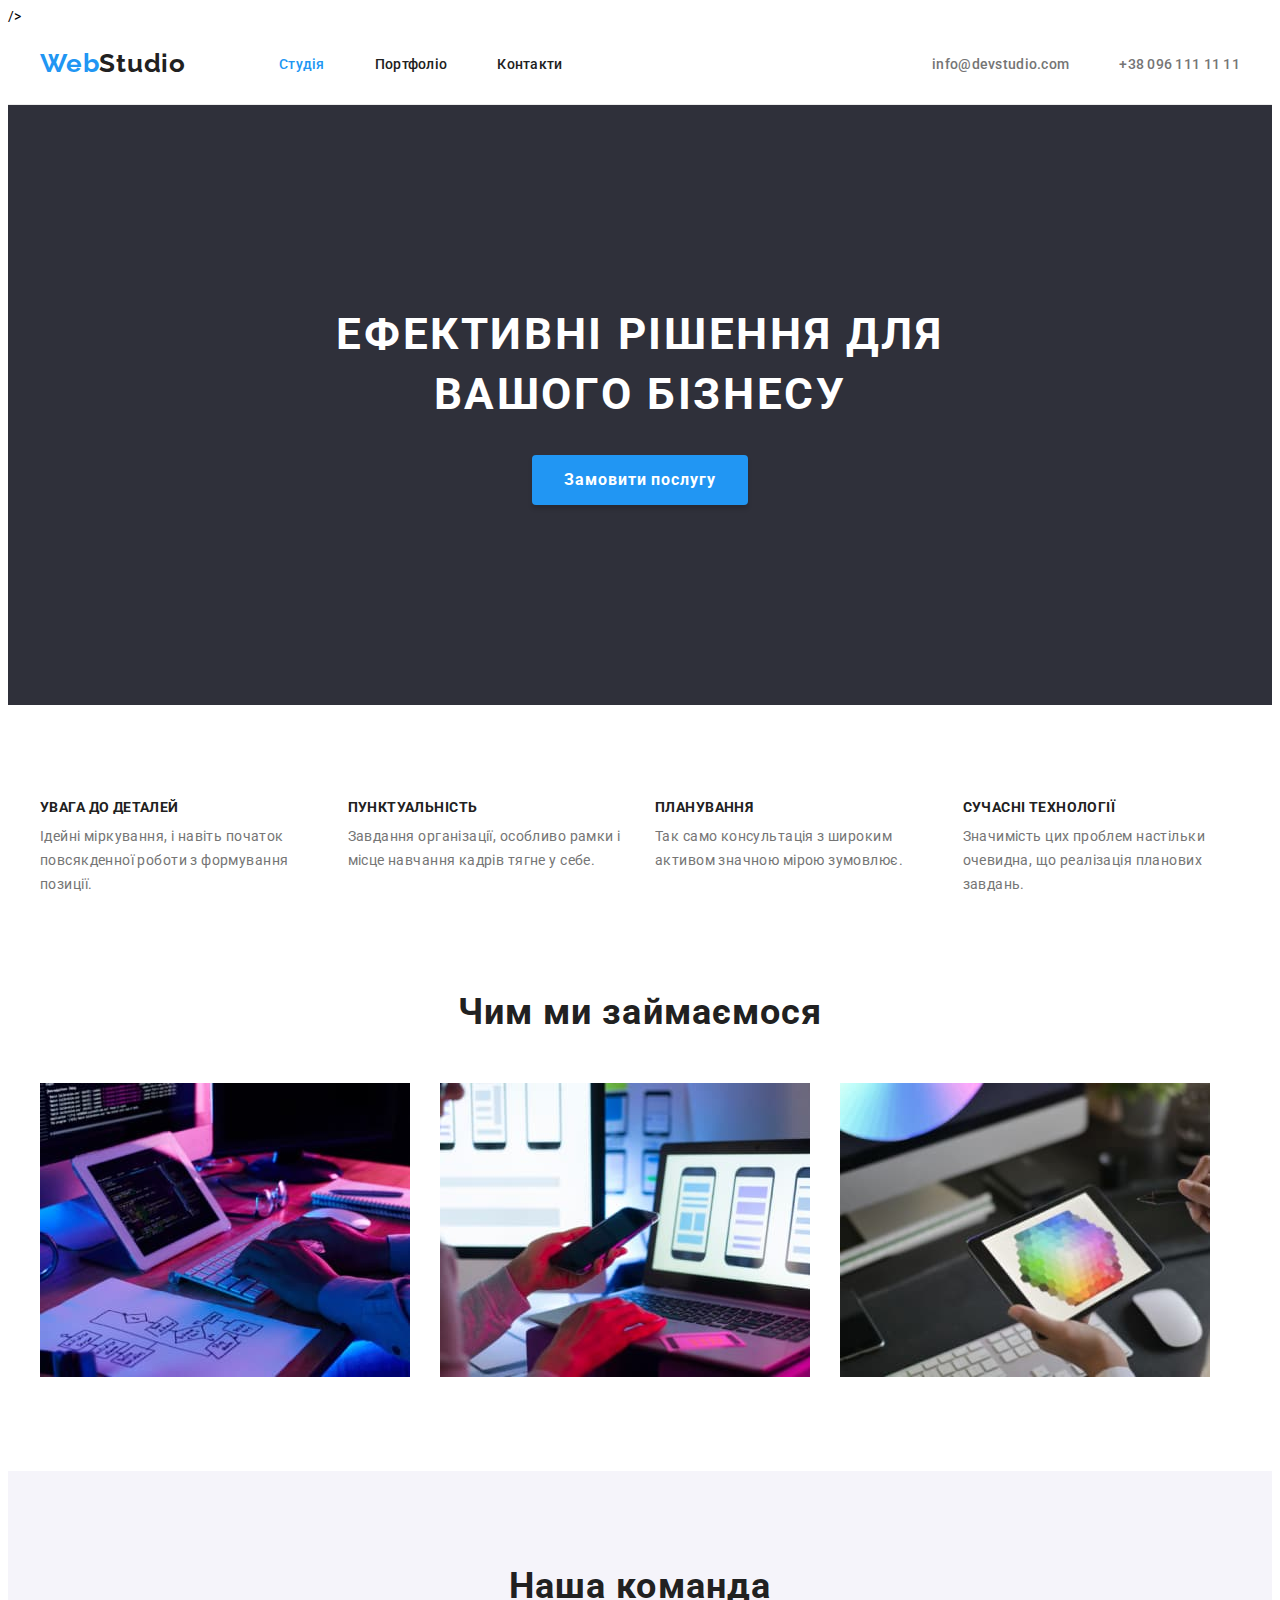
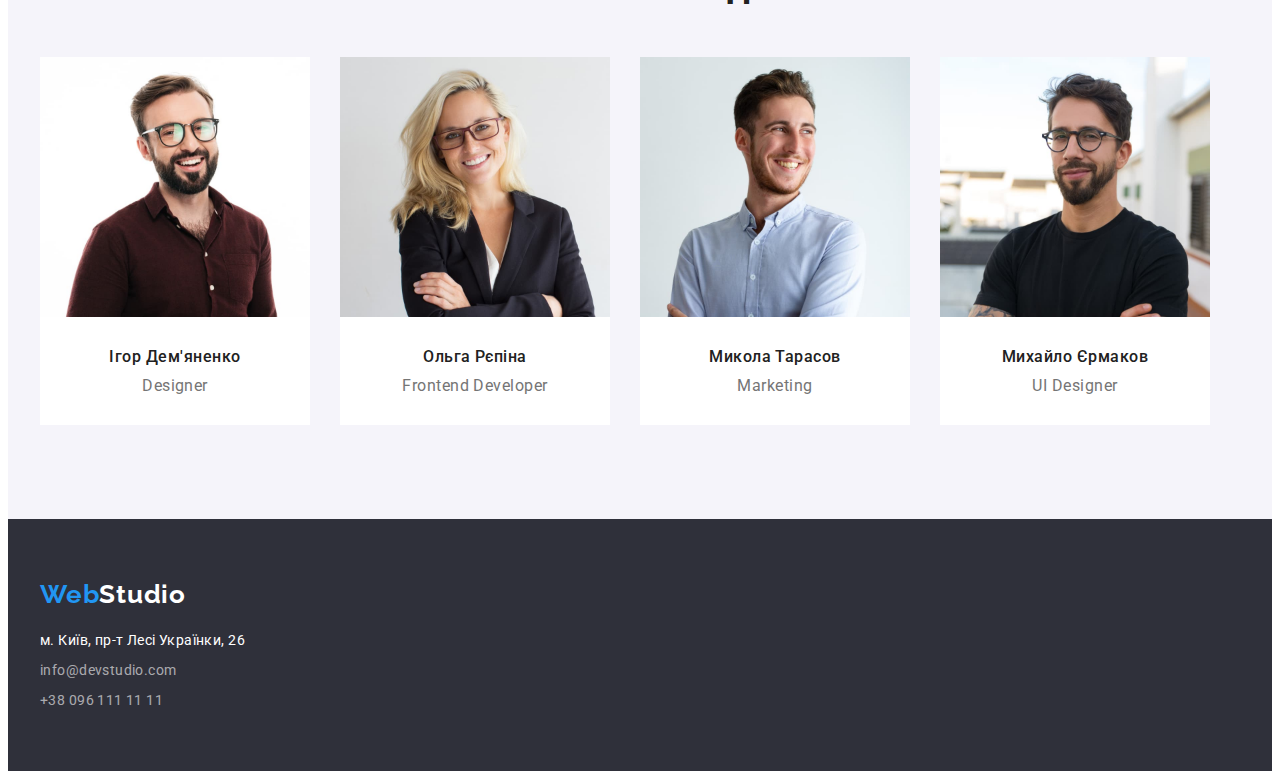
<file: index.html>
<!DOCTYPE html>
<html lang="uk">
  <head>
    <meta charset="UTF-8" />
    <meta http-equiv="X-UA-Compatible" content="IE=edge" />
    <meta name="viewport" content="width=device-width, initial-scale=1.0" />
    <title>Document</title>
    <link rel="preconnect" href="https://fonts.googleapis.com" />
    <link rel="preconnect" href="https://fonts.gstatic.com" crossorigin />
    <link
      href="https://fonts.googleapis.com/css2?family=Raleway:wght@400;700&family=Roboto:wght@400;500;700;900&display=swap"
      rel="stylesheet"
    />
    <link
      rel="stylesheet"
      href="https://cdnjs.cloudflare.com/ajax/libs/modern-normalize/1.1.0/modern-normalize.min.css"
      integrity="sha512-wpPYUAdjBVSE4KJnH1VR1HeZfpl1ub8YT/NKx4PuQ5NmX2tKuGu6U/JRp5y+Y8XG2tV+wKQpNHVUX03MfMFn9Q=="
      crossorigin="anonymous"
      referrerpolicy="no-referrer"
    />
    />
    <link rel="stylesheet" href="./css/styles.css" />
  </head>

  <body>
    <header class="header">
      <div class="container header-container">
        <a href="./index.html" class="logo-link logo-header">
          <p class="logo-blue">Web<span class="logo-black">Studio</span></p>
        </a>
        <nav class="navigation">
          <ul class="list header-nav">
            <li>
              <a class="header-nav-link link current" href="./index.html"
                >Студія</a
              >
            </li>
            <li>
              <a class="header-nav-link link" href="./portfolio.html"
                >Портфоліо</a
              >
            </li>
            <li><a class="header-nav-link link" href="#">Контакти</a></li>
          </ul>
        </nav>
        <ul class="list header-contact">
          <li class="header-mail">
            <a class="header-contact-mail link" href="mailto:info@devstudio.com"
              >info@devstudio.com</a
            >
          </li>
          <li class="header-tel">
            <a class="header-contact-tel link" href="tel:+380961111111"
              >+38 096 111 11 11</a
            >
          </li>
        </ul>
      </div>
    </header>

    <main>
      <!-- Герой -->

      <section class="hero">
        <div class="container hero-container">
          <h1 class="hero-title">Ефективні рішення для вашого бізнесу</h1>
          <button class="hero-btn" type="button">Замовити послугу</button>
        </div>
      </section>

      <!-- Особливості -->

      <section class="spacial">
        <div class="container spacial-container">
          <h2 class="section-title spacial-title hide">Особливості</h2>

          <ul class="list spacial-list">
            <li class="spacial-item">
              <h3 class="spacial-uptitle">УВАГА ДО ДЕТАЛЕЙ</h3>
              <p class="spacial-text">
                Ідейні міркування, і навіть початок повсякденної роботи з
                формування позиції.
              </p>
            </li>
            <li class="spacial-item">
              <h3 class="spacial-uptitle">ПУНКТУАЛЬНІСТЬ</h3>
              <p class="spacial-text">
                Завдання організації, особливо рамки і місце навчання кадрів
                тягне у себе.
              </p>
            </li>
            <li class="spacial-item">
              <h3 class="spacial-uptitle">ПЛАНУВАННЯ</h3>
              <p class="spacial-text">
                Так само консультація з широким активом значною мірою зумовлює.
              </p>
            </li>
            <li class="spacial-item">
              <h3 class="spacial-uptitle">СУЧАСНІ ТЕХНОЛОГІЇ</h3>
              <p class="spacial-text">
                Значимість цих проблем настільки очевидна, що реалізація
                планових завдань.
              </p>
            </li>
          </ul>
        </div>
      </section>

      <!-- Чим ми займаємося -->

      <section class="doing doing-container">
        <div class="container">
          <h2 class="section-title doing-title">Чим ми займаємося</h2>
          <ul class="list doing-list">
            <li class="doing-item">
              <a href="">
                <img
                  src="./images/box1.jpg"
                  alt="Робота на планшеті"
                  width="370"
                />
              </a>
            </li>
            <li class="doing-item">
              <a href="">
                <img
                  src="./images/box2.jpg"
                  alt="Робота на лептопі"
                  width="370"
                />
              </a>
            </li>
            <li class="doing-item">
              <a href="">
                <img
                  src="./images/box3.jpg"
                  alt="Огляд кольорової палітри на планшеті"
                  width="370"
                />
              </a>
            </li>
          </ul>
        </div>
      </section>

      <!-- Наша команда -->

      <section class="team">
        <div class="container">
          <h2 class="section-title team-title">Наша команда</h2>
          <ul class="list team-list">
            <li class="team-item">
              <img
                src="./images/igor.jpg"
                alt="Фото Ігор Дем'яненко"
                width="270"
              />
              <div class="team-back">
                <h3 class="team-subtitle">Ігор Дем'яненко</h3>
                <p class="team-text">Designer</p>
              </div>
            </li>
            <li class="team-item">
              <img
                src="./images/olha.jpg"
                alt="Фото Ольга Рєпіна"
                width="270"
              />
              <div class="team-back">
                <h3 class="team-subtitle">Ольга Рєпіна</h3>
                <p class="team-text">Frontend Developer</p>
              </div>
            </li>
            <li class="team-item">
              <img
                src="./images/mykola.jpg"
                alt="Фото Микола Тарасов"
                width="270"
              />
              <div class="team-back">
                <h3 class="team-subtitle">Микола Тарасов</h3>
                <p class="team-text">Marketing</p>
              </div>
            </li>
            <li class="team-item">
              <img
                src="./images/mikhaylo.jpg"
                alt="Фото Михайло Єрмаков"
                width="270"
              />
              <div class="team-back">
                <h3 class="team-subtitle">Михайло Єрмаков</h3>
                <p class="team-text">UI Designer</p>
              </div>
            </li>
          </ul>
        </div>
      </section>
    </main>

    <!-- Підвал -->

    <footer class="contacts">
      <div class="container">
        <a href="./index.html" class="logo-link logo-footer">
          <p class="logo-blue">Web<span class="logo-white">Studio</span></p>
        </a>
        <address class="contacts-address">
          <ul class="list contacts-list">
            <li class="contacts-item">
              <a
                class="contacts-link-map contacts-link-bold link"
                href="https://goo.gl/maps/5NKVuJQczxrGYNmYA"
                target="_blank"
                rel="noopener noreferrer"
                >м. Київ, пр-т Лесі Українки, 26</a
              >
            </li>
            <li class="contacts-item">
              <a
                class="contacts-link-mail link"
                href="mailto:info@devstudio.com"
                >info@devstudio.com</a
              >
            </li>
            <li class="contacts-item">
              <a class="contacts-link-tel link" href="tel:+380961111111"
                >+38 096 111 11 11</a
              >
            </li>
          </ul>
        </address>
      </div>
    </footer>
  </body>
</html>
</file>
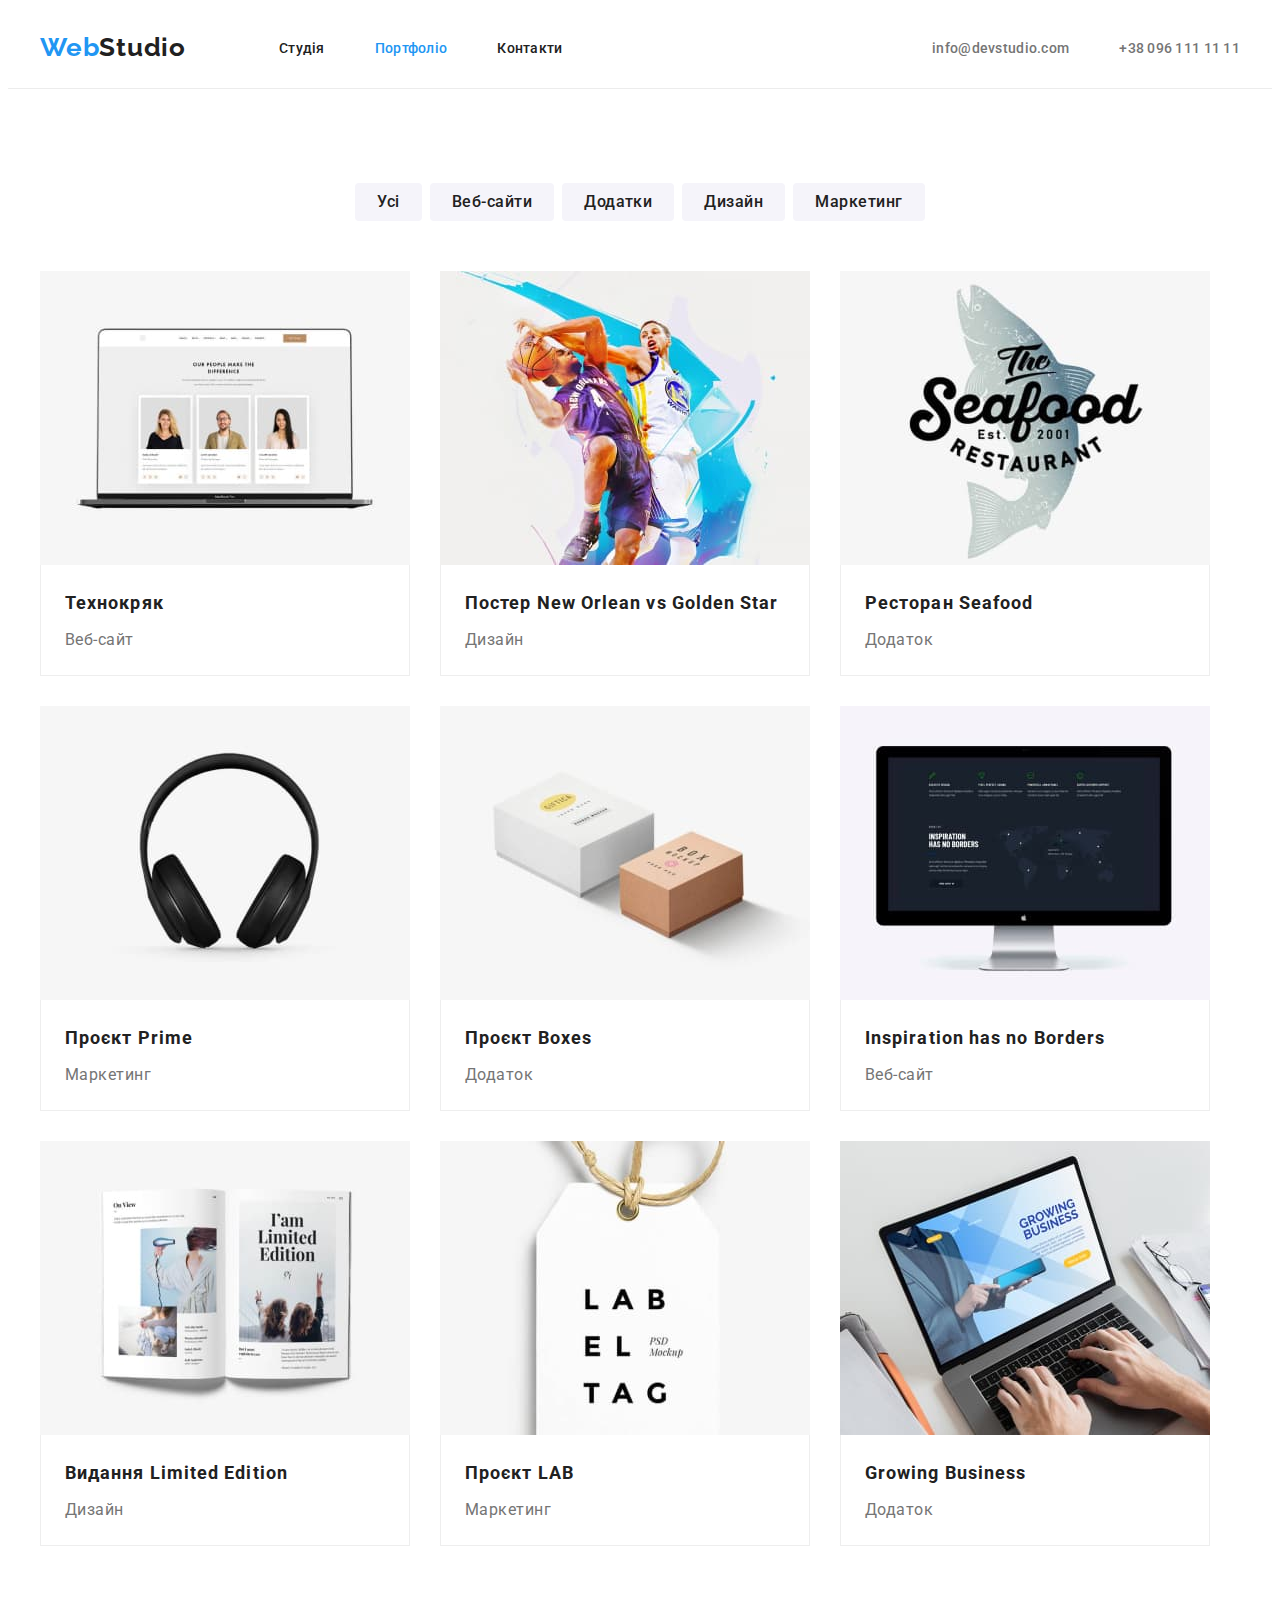
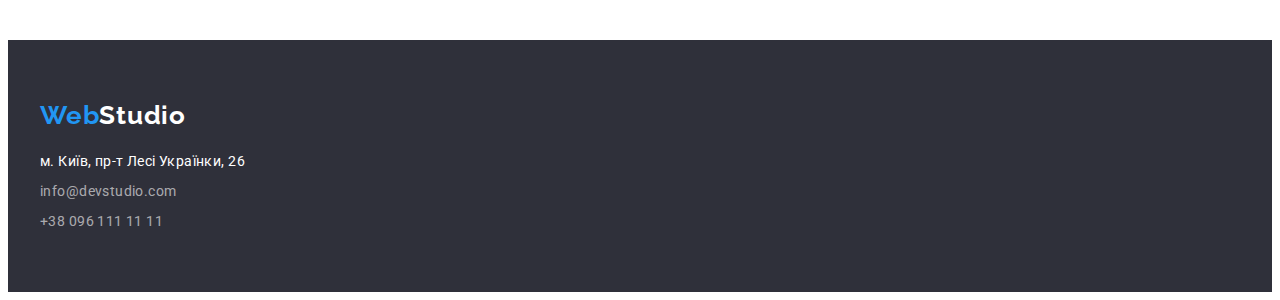
<file: portfolio.html>
<!DOCTYPE html>
<html lang="uk">
  <head>
    <meta charset="UTF-8" />
    <meta http-equiv="X-UA-Compatible" content="IE=edge" />
    <meta name="viewport" content="width=device-width, initial-scale=1.0" />
    <title>Portfolio</title>
    <link rel="preconnect" href="https://fonts.gstatic.com" crossorigin />
    <link
      href="https://fonts.googleapis.com/css2?family=Raleway:wght@400;700&family=Roboto:wght@400;500;700;900&display=swap"
      rel="stylesheet"
    />
    <link
      rel="stylesheet"
      href="https://cdnjs.cloudflare.com/ajax/libs/modern-normalize/1.1.0/modern-normalize.min.css"
      integrity="sha512-wpPYUAdjBVSE4KJnH1VR1HeZfpl1ub8YT/NKx4PuQ5NmX2tKuGu6U/JRp5y+Y8XG2tV+wKQpNHVUX03MfMFn9Q=="
      crossorigin="anonymous"
      referrerpolicy="no-referrer"
    />
    <link rel="stylesheet" href="./css/styles.css" />
  </head>

  <body>
    <!-- Шапка -->
    <header class="header">
      <div class="container header-container">
        <a href="./index.html" class="logo-link logo-header">
          <p class="logo-blue">Web<span class="logo-black">Studio</span></p>
        </a>
        <nav class="navigation">
          <ul class="list header-nav">
            <li>
              <a class="header-nav-link link" href="./index.html">Студія</a>
            </li>
            <li>
              <a class="header-nav-link link current" href="./portfolio.html"
                >Портфоліо</a
              >
            </li>
            <li><a class="header-nav-link link" href="#">Контакти</a></li>
          </ul>
        </nav>
        <ul class="list header-contact">
          <li class="header-mail">
            <a class="header-contact-mail link" href="mailto:info@devstudio.com"
              >info@devstudio.com</a
            >
          </li>
          <li class="header-tel">
            <a class="header-contact-tel link" href="tel:+380961111111"
              >+38 096 111 11 11</a
            >
          </li>
        </ul>
      </div>
    </header>

    <main>
      <!-- Посилання -->

      <section class="nav">
        <div class="container nav-container">
          <h1 class="section-title hide">Посилання-кнопки</h1>
          <ul class="list btn-nav">
            <li><button class="btn-link" type="button">Усі</button></li>
            <li><button class="btn-link" type="button">Веб-сайти</button></li>
            <li><button class="btn-link" type="button">Додатки</button></li>
            <li><button class="btn-link" type="button">Дизайн</button></li>
            <li><button class="btn-link" type="button">Маркетинг</button></li>
          </ul>

          <ul class="list-nav">
            <li class="img-nav">
              <img src="./images/tecno-crack.jpg" alt="Технокряк" width="370" />
              <div class="nav-border nav-wrap">
                <h2 class="nav-uptitle">Технокряк</h2>
                <p class="nav-text">Веб-сайт</p>
              </div>
            </li>
            <li class="img-nav">
              <img
                src="./images/poster.jpg"
                alt="Постер New Orlean vs Golden Star"
                width="370"
              />
              <div class="nav-border">
                <h2 class="nav-uptitle">Постер New Orlean vs Golden Star</h2>
                <p class="nav-text">Дизайн</p>
              </div>
            </li>
            <li class="img-nav">
              <img
                src="./images/restaurant.jpg"
                alt="Ресторан Seafood"
                width="370"
              />
              <div class="nav-border">
                <h2 class="nav-uptitle">Ресторан Seafood</h2>
                <p class="nav-text">Додаток</p>
              </div>
            </li>
            <li class="img-nav">
              <img
                src="./images/ptoject-prime.jpg"
                alt="Проєкт Prime"
                width="370"
              />
              <div class="nav-border">
                <h2 class="nav-uptitle">Проєкт Prime</h2>
                <p class="nav-text">Маркетинг</p>
              </div>
            </li>
            <li class="img-nav">
              <img
                src="./images/project-boxes.jpg"
                alt="Проєкт Boxes"
                width="370"
              />
              <div class="nav-border">
                <h2 class="nav-uptitle">Проєкт Boxes</h2>
                <p class="nav-text">Додаток</p>
              </div>
            </li>
            <li class="img-nav">
              <img
                src="./images/inspirration.jpg"
                alt="Inspiration has no Borders"
                width="370"
              />
              <div class="nav-border">
                <h2 class="nav-uptitle">Inspiration has no Borders</h2>
                <p class="nav-text">Веб-сайт</p>
              </div>
            </li>
            <li class="img-nav">
              <img
                src="./images/pub-limit-edit.jpg"
                alt="Видання Limited Edition"
                width="370"
              />
              <div class="nav-border">
                <h2 class="nav-uptitle">Видання Limited Edition</h2>
                <p class="nav-text">Дизайн</p>
              </div>
            </li>
            <li class="img-nav">
              <img
                src="./images/project-lab.jpg"
                alt="Проєкт LAB"
                width="370"
              />
              <div class="nav-border">
                <h2 class="nav-uptitle">Проєкт LAB</h2>
                <p class="nav-text">Маркетинг</p>
              </div>
            </li>
            <li class="img-nav">
              <img
                src="./images/growing-buisness.jpg"
                alt="Growing Business"
                width="370"
              />
              <div class="nav-border">
                <h3 class="nav-uptitle">Growing Business</h3>
                <p class="nav-text">Додаток</p>
              </div>
            </li>
          </ul>
        </div>
      </section>
    </main>
    <!-- Підвал -->

    <footer class="contacts">
      <div class="container">
        <a class="logo-link" href="./index.html">
          <p class="logo-blue">Web<span class="logo-white">Studio</span></p>
        </a>
        <address class="contacts-address">
          <ul class="list contacts-list">
            <li class="contacts-item">
              <a
                class="contacts-link-map contacts-link-bold link"
                href="https://goo.gl/maps/5NKVuJQczxrGYNmYA"
                target="_blank"
                rel="noopener noreferrer"
                >м. Київ, пр-т Лесі Українки, 26</a
              >
            </li>
            <li class="contacts-item">
              <a
                class="contacts-link-mail link"
                href="mailto:info@devstudio.com"
                >info@devstudio.com</a
              >
            </li>
            <li class="contacts-item">
              <a class="contacts-link-tel link" href="tel:+380961111111"
                >+38 096 111 11 11</a
              >
            </li>
          </ul>
        </address>
      </div>
    </footer>
  </body>
</html>
</file>
<file: css/styles.css>
:root {
    --first-logo-color: #2196F3;
    --second-logo-color: #212121;
    --third-logo-color: #ffffff;
    --first-title-color: #ffffff;
    --second-title-color: #212121;
    --text-color: #757575;
    --first-btn-color: #212121;
    --second-btn-color: #2196f3;
}

body {
    font-family: 'Roboto', sans-serif;
    font-size: 14px;
    letter-spacing: 0.03em;
    background: #FFFFFF;
    /* margin: 0 auto; */
}

.list {
    list-style: none;
}

.link {
    text-decoration: none;
}

.logo-link {
    font-family: 'Raleway';
    font-style: normal;
    text-decoration: none;
}

h1,
h2,
h3,
h4,
h5,
h6,
p,
ul {
    margin: 0;
}

ul {
    list-style: none;
    padding: 0;
}

button {
    cursor: pointer;
}

address {
    font-style: normal;
}

.hide {
    border: 0;
    clip: rect(1px, 1px, 1px, 1px);
    -webkit-clip-path: inset(50%);
    clip-path: inset(50%);
    height: 1px;
    margin: -1px;
    overflow: hidden;
    padding: 0;
    position: absolute;
    width: 1px;
    word-wrap: normal !important;
}

.container {
    width: 1200px;
    padding-left: 15px;
    padding-right: 15px;
    margin: 0 auto;
    /* outline: 2px solid red; */
}

img {
    display: block;
    max-width: 100%;
    height: auto;
}

section {
    padding-top: 94px;
    padding-bottom: 94px;
}

.logo-link {
    font-weight: 700;
    font-size: 26px;
    line-height: 1.1923;
    letter-spacing: 0.03em;
}

/* ------------------------HEADER--------------------- */

.header {
    border-bottom: 1px solid #ECECEC;
}

.header-container {
    display: flex;
    align-items: center;
}

.navigation {
    margin-right: auto;
}

.header-nav {
    display: flex;
    gap: 50px;
}

.logo-header {
    padding-top: 24px;
    padding-bottom: 25px;
    margin-right: 93px;
}

.logo-blue {
    color: var(--first-logo-color);
}

.logo-black {
    color: var(--second-logo-color);
}

.logo-white {
    color: var(--third-logo-color);
}

.header-nav-link {
    font-weight: 500;
    font-size: 14px;
    line-height: 1.333;
    letter-spacing: 0.02em;
    color: #212121;
    padding-top: 32px;
    padding-bottom: 32px;
}

.header-nav-link:hover,
.header-nav-link:focus {
    color: #2196F3;
}

.header-nav-link:active {
    color: #000000;
}

.current {
    color: #2196F3;
}

.header-contact {
    display: flex;
}

.header-contact a {
    font-weight: 500;
    font-size: 14px;
    line-height: 1.1429;
    letter-spacing: 0.02em;
    color: #757575;
}

.header-contact-mail,
.header-contact-tel {
    padding-top: 32px;
    padding-bottom: 32px;
}

.header-tel {
    margin-left: 50px;
}

.header-contact-mail:hover,
.header-contact-mail:focus {
    color: #2196F3;
}

.header-contact-tel:hover,
.header-contact-tel:focus {
    color: #2196F3;
}

/* -----------------------HERO----------------------- */

.hero {
    display: flex;
    padding-top: 200px;
    padding-bottom: 200px;
    background: #2F303A;
}

.hero-container {
    max-width: 696px;
}

.hero-title {

    font-size: 44px;
    line-height: 1.3636;
    text-align: center;
    letter-spacing: 0.06em;
    text-transform: uppercase;
    color: var(--first-title-color);
    margin-bottom: 30px;
}

.hero-btn {
    min-width: 216px;
    height: 50px;
    font-family: 'Roboto';
    font-weight: 700;
    font-size: 16px;
    line-height: 1.875;
    letter-spacing: 0.06em;
    color: #FFFFFF;
    background: #2196F3;
    box-shadow: 0px 4px 4px rgba(0, 0, 0, 0.15);
    border-radius: 4px;
    border: none;
    display: block;
    margin: 0 auto;
}

/* -------------------SPACIAL-------------------- */

.spacial-list {
    display: flex;
    gap: 30px;
}

.section-title {
    font-size: 36px;
    line-height: 1.1666;
    letter-spacing: 0.03em;
    color: var(--second-title-color);
}

.spacial-uptitle {
    font-size: 14px;
    line-height: 1.1428;
    letter-spacing: 0.03em;
    text-transform: uppercase;
    color: var(--second-title-color);
    margin-bottom: 10px;
}

.spacial-text {
    font-size: 14px;
    line-height: 1.7142;
    letter-spacing: 0.03em;
    color: var(--text-color);
}

.spacial-item {
    flex-basis: calc((100% - 90px) / 4);
}

/* ---------------------DOING--------------------- */

.doing-container {
    padding-top: 0;
}

.doing-list {
    display: flex;
    gap: 30px;
}

.doing-title {
    margin-top: 0;
    margin-bottom: 50px;
    text-align: center;
}

/* ----------------------TEAM--------------------- */

.team {
    background: #F5F4FA;
}

.team-title {
    margin-bottom: 50px;
    text-align: center;
}

.team-list {
    display: flex;
    gap: 30px;
}

.team-back {
    width: 270px;
    background: #FFFFFF;
    padding-top: 30px;
    padding-bottom: 30px;
    /* box-shadow: 0px 1px 3px rgba(0, 0, 0, 0.12), 0px 1px 1px rgba(0, 0, 0, 0.14), 0px 2px 1px rgba(0, 0, 0, 0.2);
    border-radius: 0px 0px 4px 4px; */
}

.team-subtitle {
    font-weight: 500;
    font-size: 16px;
    line-height: 1.1875;
    letter-spacing: 0.03em;
    color: var(--second-title-color);
    text-align: center;
    letter-spacing: 0.03em;
    margin-bottom: 10px;
}

.team-text {
    font-weight: 400;
    font-size: 16px;
    line-height: 1.1875;
    letter-spacing: 0.03em;
    color: var(--text-color);
    text-align: center;
    letter-spacing: 0.03em;
}

/* ------------------------FOOTER--------------------------- */

.contacts {
    background: #2F303A;
    padding-top: 60px;
    padding-bottom: 60px;
}

.contacts-address {
    margin-top: 20px;
}

.contacts-item {
    font-size: 14px;
    line-height: 1.5;
    letter-spacing: 0.03em;
    display: flex;
}

.contacts-item:not(:last-child) {
    margin-bottom: 9px;
}

.contacts-link-map {
    color: #FFFFFF;
}

.contacts-link-mail {
    color: rgba(255, 255, 255, 0.6);
}

.contacts-link-tel {
    color: rgba(255, 255, 255, 0.6);
}

.link:hover,
.link:focus {
    color: #2196F3;
}

/* -----------------------PORTFOLIO NAVIGATION--------------------- */

.nav-container {
    display: flex;
    flex-wrap: wrap;
    justify-content: center;
}

.btn-nav {
    display: flex;
    gap: 8px;
    margin-bottom: 50px;
}

.list-nav {
    display: flex;
    flex-wrap: wrap;
    gap: 30px;
}

.btn-link {
    font-family: inherit;
    font-weight: 500;
    font-size: 16px;
    line-height: 1.625;
    text-align: center;
    letter-spacing: 0.03em;
    color: #212121;
    background: #F5F4FA;
    border-radius: 4px;
    border: none;
    padding: 6px 22px;
}

.btn-link:hover,
.btn-link:focus {
    background: #2196F3;
    color: #FFFFFF;
}

.nav-border {
    border-right: 1px solid #EEEEEE;
    border-bottom: 1px solid #EEEEEE;
    border-left: 1px solid #EEEEEE;
    padding: 20px 24px;
}

.nav-uptitle {
    /* font-weight: 700; */
    font-size: 18px;
    line-height: 2;
    letter-spacing: 0.06em;
    color: var(--second-title-color);
    margin-bottom: 4px;
}

.nav-text {
    /* font-weight: 400; */
    font-size: 16px;
    line-height: 30px;
    letter-spacing: 0.03em;
    color: var(--text-color);
}
</file>
